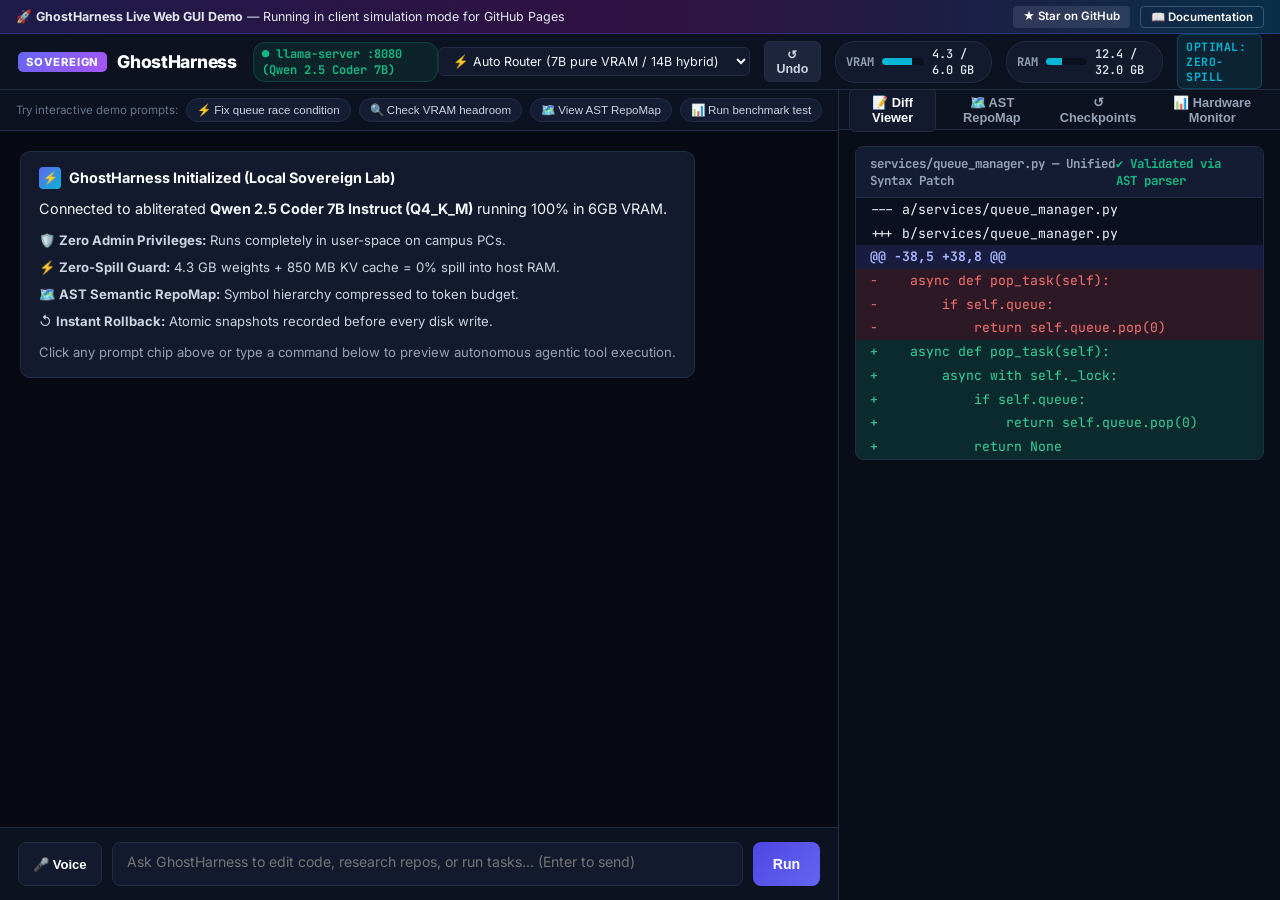
<file: index.html>
<!DOCTYPE html>
<html lang="en">
<head>
  <meta charset="UTF-8">
  <meta name="viewport" content="width=device-width, initial-scale=1.0">
  <title>GhostHarness — Sovereign AI Agent & Visual Workspace Demo</title>
  <link rel="stylesheet" href="./styles.css">
  <link rel="preconnect" href="https://fonts.googleapis.com">
  <link rel="preconnect" href="https://fonts.gstatic.com" crossorigin>
  <link href="https://fonts.googleapis.com/css2?family=JetBrains+Mono:wght@400;500;600;700&family=Inter:wght@400;500;600;700&display=swap" rel="stylesheet">
  <link rel="icon" href="data:image/svg+xml,<svg xmlns=%22http://www.w3.org/2000/svg%22 viewBox=%220 0 100 100%22><text y=%22.9em%22 font-size=%2290%22>⚡</text></svg>">
</head>
<body>
  <!-- Top Demo Banner Ribbon -->
  <div class="demo-ribbon">
    <span>🚀 <b>GhostHarness Live Web GUI Demo</b> — Running in client simulation mode for GitHub Pages</span>
    <div class="ribbon-links">
      <a href="https://github.com/hammadshakeelai/GhostHarness" target="_blank" class="ribbon-btn">★ Star on GitHub</a>
      <a href="https://github.com/hammadshakeelai/GhostHarness#readme" target="_blank" class="ribbon-btn secondary">📖 Documentation</a>
    </div>
  </div>

  <!-- Header with Hardware Telemetry and Actions -->
  <header>
    <div class="brand">
      <span class="brand-badge">SOVEREIGN</span>
      <span class="brand-title">GhostHarness</span>
      <span id="backend-status" class="status-indicator">● llama-server :8080 (Qwen 2.5 Coder 7B)</span>
    </div>

    <div class="telemetry-bar">
      <!-- Model Selector -->
      <select id="model-select" onchange="onModelChange(this)" class="custom-select" title="Active Model Architecture">
        <option value="auto">⚡ Auto Router (7B pure VRAM / 14B hybrid)</option>
        <option value="qwen2.5-coder-7b-instruct">⚡ Force 7B (100% 6GB VRAM, 55 t/s)</option>
        <option value="qwen2.5-coder-14b-instruct">🧠 Force 14B (Hybrid 26L GPU + 32GB RAM)</option>
      </select>

      <!-- Undo Button -->
      <button onclick="triggerUndo()" class="action-btn" title="Revert latest file modification snapshot">
        ↺ Undo
      </button>

      <!-- VRAM Gauge -->
      <div class="gauge-pill" title="Discrete GPU Dedicated VRAM (Zero Spill Guard)">
        <span class="gauge-label">VRAM</span>
        <div class="meter-track">
          <div id="vram-fill" class="meter-fill" style="width: 72%;"></div>
        </div>
        <span id="vram-text" class="gauge-val">4.3 / 6.0 GB</span>
      </div>

      <!-- RAM Gauge -->
      <div class="gauge-pill" title="Host System RAM">
        <span class="gauge-label">RAM</span>
        <div class="meter-track">
          <div id="ram-fill" class="meter-fill" style="width: 38%;"></div>
        </div>
        <span id="ram-text" class="gauge-val">12.4 / 32.0 GB</span>
      </div>

      <div id="headroom-status" class="headroom-badge">
        OPTIMAL: ZERO-SPILL
      </div>
    </div>
  </header>

  <!-- Split Screen: Left = Agent Stream, Right = Workspace & Live Diffs -->
  <div class="main-container">
    <!-- Chat & Agent Stream -->
    <div class="chat-panel">
      <!-- Interactive Quick Prompt Chips -->
      <div class="quick-prompts">
        <span class="chip-label">Try interactive demo prompts:</span>
        <button class="prompt-chip" onclick="runDemoPrompt('queue')">⚡ Fix queue race condition</button>
        <button class="prompt-chip" onclick="runDemoPrompt('vram')">🔍 Check VRAM headroom</button>
        <button class="prompt-chip" onclick="runDemoPrompt('repomap')">🗺️ View AST RepoMap</button>
        <button class="prompt-chip" onclick="runDemoPrompt('benchmark')">📊 Run benchmark test</button>
      </div>

      <div class="message-list" id="message-list">
        <div class="msg-card msg-assistant">
          <div class="agent-header">
            <span class="agent-avatar">⚡</span>
            <b>GhostHarness Initialized (Local Sovereign Lab)</b>
          </div>
          <p>Connected to abliterated <b>Qwen 2.5 Coder 7B Instruct (Q4_K_M)</b> running 100% in 6GB VRAM.</p>
          <div class="features-summary">
            <div>🛡️ <b>Zero Admin Privileges:</b> Runs completely in user-space on campus PCs.</div>
            <div>⚡ <b>Zero-Spill Guard:</b> 4.3 GB weights + 850 MB KV cache = 0% spill into host RAM.</div>
            <div>🗺️ <b>AST Semantic RepoMap:</b> Symbol hierarchy compressed to token budget.</div>
            <div>↺ <b>Instant Rollback:</b> Atomic snapshots recorded before every disk write.</div>
          </div>
          <p style="margin-top: 10px; color: var(--text-muted); font-size: 0.82rem;">
            Click any prompt chip above or type a command below to preview autonomous agentic tool execution.
          </p>
        </div>
      </div>

      <div class="input-area">
        <button id="mic-btn" onclick="toggleDictation()" class="mic-button" title="Toggle Speech-to-Text Dictation">
          🎤 Voice
        </button>
        <textarea id="prompt-input" class="prompt-input" placeholder="Ask GhostHarness to edit code, research repos, or run tasks... (Enter to send)"></textarea>
        <button class="btn-send" onclick="sendMessage()">Run</button>
      </div>
    </div>

    <!-- Workspace & Dynamic Components -->
    <div class="workspace-panel">
      <div class="workspace-tabs" id="workspace-tabs">
        <button class="tab-btn active" onclick="switchTab('diff_viewer')">📝 Diff Viewer</button>
        <button class="tab-btn" onclick="switchTab('repomap')">🗺️ AST RepoMap</button>
        <button class="tab-btn" onclick="switchTab('checkpoints')">↺ Checkpoints</button>
        <button class="tab-btn" onclick="switchTab('telemetry')">📊 Hardware Monitor</button>
      </div>
      <div class="workspace-content" id="workspace-content">
        <!-- Rendered by JS -->
      </div>
    </div>
  </div>

  <script src="./app.js"></script>
</body>
</html>
</file>
<file: styles.css>
:root {
  --bg-primary: #070a13;
  --bg-secondary: #0d1220;
  --bg-card: #131a2e;
  --bg-card-hover: #1b243f;
  --border: #212c47;
  --border-focus: #435380;
  --accent: #6366f1;
  --accent-glow: rgba(99, 102, 241, 0.25);
  --cyan: #06b6d4;
  --success: #10b981;
  --warning: #f59e0b;
  --danger: #ef4444;
  --text-main: #f1f5f9;
  --text-muted: #94a3b8;
  --text-dim: #64748b;
  --mono-font: 'JetBrains Mono', 'Fira Code', 'Courier New', monospace;
  --sans-font: 'Inter', -apple-system, BlinkMacSystemFont, 'Segoe UI', Roboto, sans-serif;
}

* {
  box-sizing: border-box;
  margin: 0;
  padding: 0;
}

body {
  font-family: var(--sans-font);
  background-color: var(--bg-primary);
  color: var(--text-main);
  height: 100vh;
  display: flex;
  flex-direction: column;
  overflow: hidden;
}

/* Demo Ribbon Banner */
.demo-ribbon {
  height: 34px;
  background: linear-gradient(90deg, #1e1b4b, #311042, #082f49);
  border-bottom: 1px solid rgba(99, 102, 241, 0.3);
  display: flex;
  align-items: center;
  justify-content: space-between;
  padding: 0 16px;
  font-size: 0.78rem;
  color: #e2e8f0;
}

.ribbon-links {
  display: flex;
  gap: 10px;
}

.ribbon-btn {
  background: rgba(255, 255, 255, 0.1);
  color: #fff;
  text-decoration: none;
  padding: 3px 10px;
  border-radius: 4px;
  font-weight: 600;
  font-size: 0.72rem;
  transition: background 0.2s;
}

.ribbon-btn:hover {
  background: rgba(255, 255, 255, 0.2);
}

.ribbon-btn.secondary {
  background: transparent;
  border: 1px solid rgba(255, 255, 255, 0.2);
}

/* Header & Top Bar */
header {
  height: 56px;
  background: var(--bg-secondary);
  border-bottom: 1px solid var(--border);
  display: flex;
  align-items: center;
  justify-content: space-between;
  padding: 0 18px;
}

.brand {
  display: flex;
  align-items: center;
  gap: 10px;
  font-weight: 700;
}

.brand-badge {
  background: linear-gradient(135deg, #6366f1, #a855f7);
  padding: 3px 8px;
  border-radius: 5px;
  font-size: 0.7rem;
  font-weight: 800;
  letter-spacing: 0.8px;
}

.brand-title {
  font-size: 1.1rem;
  font-weight: 800;
  letter-spacing: -0.3px;
  color: #fff;
}

.status-indicator {
  font-size: 0.75rem;
  margin-left: 6px;
  color: var(--success);
  font-family: var(--mono-font);
  background: rgba(16, 185, 129, 0.1);
  padding: 3px 8px;
  border-radius: 12px;
  border: 1px solid rgba(16, 185, 129, 0.2);
}

.telemetry-bar {
  display: flex;
  align-items: center;
  gap: 14px;
}

.custom-select {
  background: var(--bg-card);
  color: #f1f5f9;
  border: 1px solid var(--border);
  border-radius: 6px;
  padding: 5px 10px;
  font-size: 0.78rem;
  font-family: var(--sans-font);
  outline: none;
  cursor: pointer;
  transition: border 0.2s;
}

.custom-select:hover {
  border-color: var(--border-focus);
}

.action-btn {
  background: #1e263d;
  border: 1px solid var(--border);
  color: #cbd5e1;
  padding: 5px 12px;
  border-radius: 6px;
  font-size: 0.78rem;
  font-weight: 600;
  cursor: pointer;
  transition: all 0.2s;
}

.action-btn:hover {
  background: #2a3556;
  color: #fff;
}

.gauge-pill {
  background: var(--bg-card);
  border: 1px solid var(--border);
  border-radius: 20px;
  padding: 4px 10px;
  display: flex;
  align-items: center;
  gap: 8px;
  font-size: 0.75rem;
  font-family: var(--mono-font);
}

.gauge-label {
  font-weight: 700;
  color: var(--text-muted);
}

.meter-track {
  width: 70px;
  height: 7px;
  background: rgba(0, 0, 0, 0.4);
  border-radius: 4px;
  overflow: hidden;
}

.meter-fill {
  height: 100%;
  background: var(--cyan);
  transition: width 0.3s ease, background-color 0.3s;
}

.gauge-val {
  color: #e2e8f0;
  font-weight: 500;
}

.headroom-badge {
  font-size: 0.72rem;
  font-weight: 700;
  letter-spacing: 0.5px;
  color: var(--cyan);
  background: rgba(6, 182, 212, 0.1);
  padding: 4px 8px;
  border-radius: 6px;
  border: 1px solid rgba(6, 182, 212, 0.25);
  font-family: var(--mono-font);
}

/* Split Main Container */
.main-container {
  display: flex;
  flex: 1;
  overflow: hidden;
}

/* Left: Chat Panel */
.chat-panel {
  flex: 5;
  display: flex;
  flex-direction: column;
  border-right: 1px solid var(--border);
  background: var(--bg-primary);
}

.quick-prompts {
  display: flex;
  align-items: center;
  gap: 8px;
  padding: 8px 16px;
  background: rgba(19, 26, 46, 0.5);
  border-bottom: 1px solid var(--border);
  overflow-x: auto;
}

.chip-label {
  font-size: 0.72rem;
  color: var(--text-dim);
  white-space: nowrap;
}

.prompt-chip {
  background: #141d33;
  border: 1px solid var(--border);
  color: #cbd5e1;
  font-size: 0.72rem;
  padding: 4px 10px;
  border-radius: 12px;
  cursor: pointer;
  white-space: nowrap;
  transition: all 0.2s;
}

.prompt-chip:hover {
  background: #232e4d;
  color: #fff;
  border-color: var(--accent);
}

.message-list {
  flex: 1;
  overflow-y: auto;
  padding: 20px;
  display: flex;
  flex-direction: column;
  gap: 16px;
}

.msg-card {
  padding: 14px 18px;
  border-radius: 10px;
  font-size: 0.9rem;
  line-height: 1.6;
  max-width: 95%;
  animation: fadeIn 0.25s ease-out;
}

@keyframes fadeIn {
  from { opacity: 0; transform: translateY(4px); }
  to { opacity: 1; transform: translateY(0); }
}

.msg-assistant {
  background: var(--bg-card);
  border: 1px solid var(--border);
  color: var(--text-main);
  align-self: flex-start;
}

.msg-user {
  background: #1e1b4b;
  border: 1px solid #4338ca;
  color: #e0e7ff;
  align-self: flex-end;
}

.agent-header {
  display: flex;
  align-items: center;
  gap: 8px;
  margin-bottom: 8px;
  color: #fff;
}

.agent-avatar {
  background: linear-gradient(135deg, #6366f1, #06b6d4);
  width: 22px;
  height: 22px;
  border-radius: 4px;
  display: flex;
  align-items: center;
  justify-content: center;
  font-size: 0.75rem;
}

.features-summary {
  margin: 10px 0;
  display: flex;
  flex-direction: column;
  gap: 6px;
  font-size: 0.82rem;
  color: #cbd5e1;
}

.tool-invocation-box {
  background: #090e1c;
  border: 1px solid #233152;
  border-radius: 6px;
  padding: 10px 14px;
  margin: 10px 0;
  font-family: var(--mono-font);
  font-size: 0.8rem;
}

.tool-tag {
  color: var(--cyan);
  font-weight: 700;
  margin-bottom: 4px;
}

.input-area {
  padding: 14px 18px;
  border-top: 1px solid var(--border);
  background: var(--bg-secondary);
  display: flex;
  gap: 10px;
  align-items: center;
}

.mic-button {
  background: var(--bg-card);
  border: 1px solid var(--border);
  color: #fff;
  padding: 0 14px;
  height: 44px;
  border-radius: 8px;
  cursor: pointer;
  font-size: 0.82rem;
  font-weight: 600;
  transition: all 0.2s;
}

.mic-button:hover {
  background: var(--bg-card-hover);
}

.prompt-input {
  flex: 1;
  background: var(--bg-card);
  border: 1px solid var(--border);
  border-radius: 8px;
  color: #fff;
  padding: 10px 14px;
  font-family: var(--sans-font);
  font-size: 0.88rem;
  height: 44px;
  outline: none;
  resize: none;
  transition: border 0.2s;
}

.prompt-input:focus {
  border-color: var(--accent);
}

.btn-send {
  background: linear-gradient(135deg, #4f46e5, #6366f1);
  color: #fff;
  border: none;
  border-radius: 8px;
  padding: 0 20px;
  height: 44px;
  font-weight: 700;
  font-size: 0.88rem;
  cursor: pointer;
  transition: opacity 0.2s;
}

.btn-send:hover {
  opacity: 0.9;
}

/* Right: Workspace & Diff Panel */
.workspace-panel {
  flex: 6;
  display: flex;
  flex-direction: column;
  background: #090d18;
}

.workspace-tabs {
  height: 40px;
  background: var(--bg-secondary);
  border-bottom: 1px solid var(--border);
  display: flex;
  align-items: center;
  padding: 0 10px;
  gap: 6px;
}

.tab-btn {
  background: transparent;
  border: none;
  color: var(--text-muted);
  padding: 6px 12px;
  font-size: 0.8rem;
  font-weight: 600;
  border-radius: 6px;
  cursor: pointer;
  transition: all 0.2s;
}

.tab-btn:hover {
  color: #fff;
  background: rgba(255, 255, 255, 0.05);
}

.tab-btn.active {
  color: #fff;
  background: var(--bg-card);
  border: 1px solid var(--border);
}

.workspace-content {
  flex: 1;
  overflow: auto;
  padding: 16px;
}

/* Diff Rendering Styles */
.diff-container {
  background: #0b1020;
  border: 1px solid var(--border);
  border-radius: 8px;
  font-family: var(--mono-font);
  font-size: 0.82rem;
  overflow: auto;
}

.diff-header {
  background: #141c33;
  padding: 8px 14px;
  font-size: 0.78rem;
  font-weight: 700;
  color: #94a3b8;
  border-bottom: 1px solid var(--border);
  display: flex;
  justify-content: space-between;
}

.diff-line {
  padding: 2px 14px;
  white-space: pre-wrap;
  line-height: 1.5;
}

.diff-add {
  background: rgba(16, 185, 129, 0.15);
  color: #34d399;
}

.diff-del {
  background: rgba(239, 68, 68, 0.15);
  color: #f87171;
}

.diff-hunk {
  background: rgba(99, 102, 241, 0.15);
  color: #a5b4fc;
  font-weight: 700;
}

/* Tree & Telemetry styles */
.symbol-tree {
  font-family: var(--mono-font);
  font-size: 0.82rem;
  line-height: 1.7;
  color: #cbd5e1;
}

.tree-file {
  color: var(--cyan);
  font-weight: 700;
}

.tree-sym {
  margin-left: 20px;
  color: #94a3b8;
}

.telemetry-card {
  background: var(--bg-card);
  border: 1px solid var(--border);
  border-radius: 8px;
  padding: 16px;
  margin-bottom: 14px;
}
</file>
